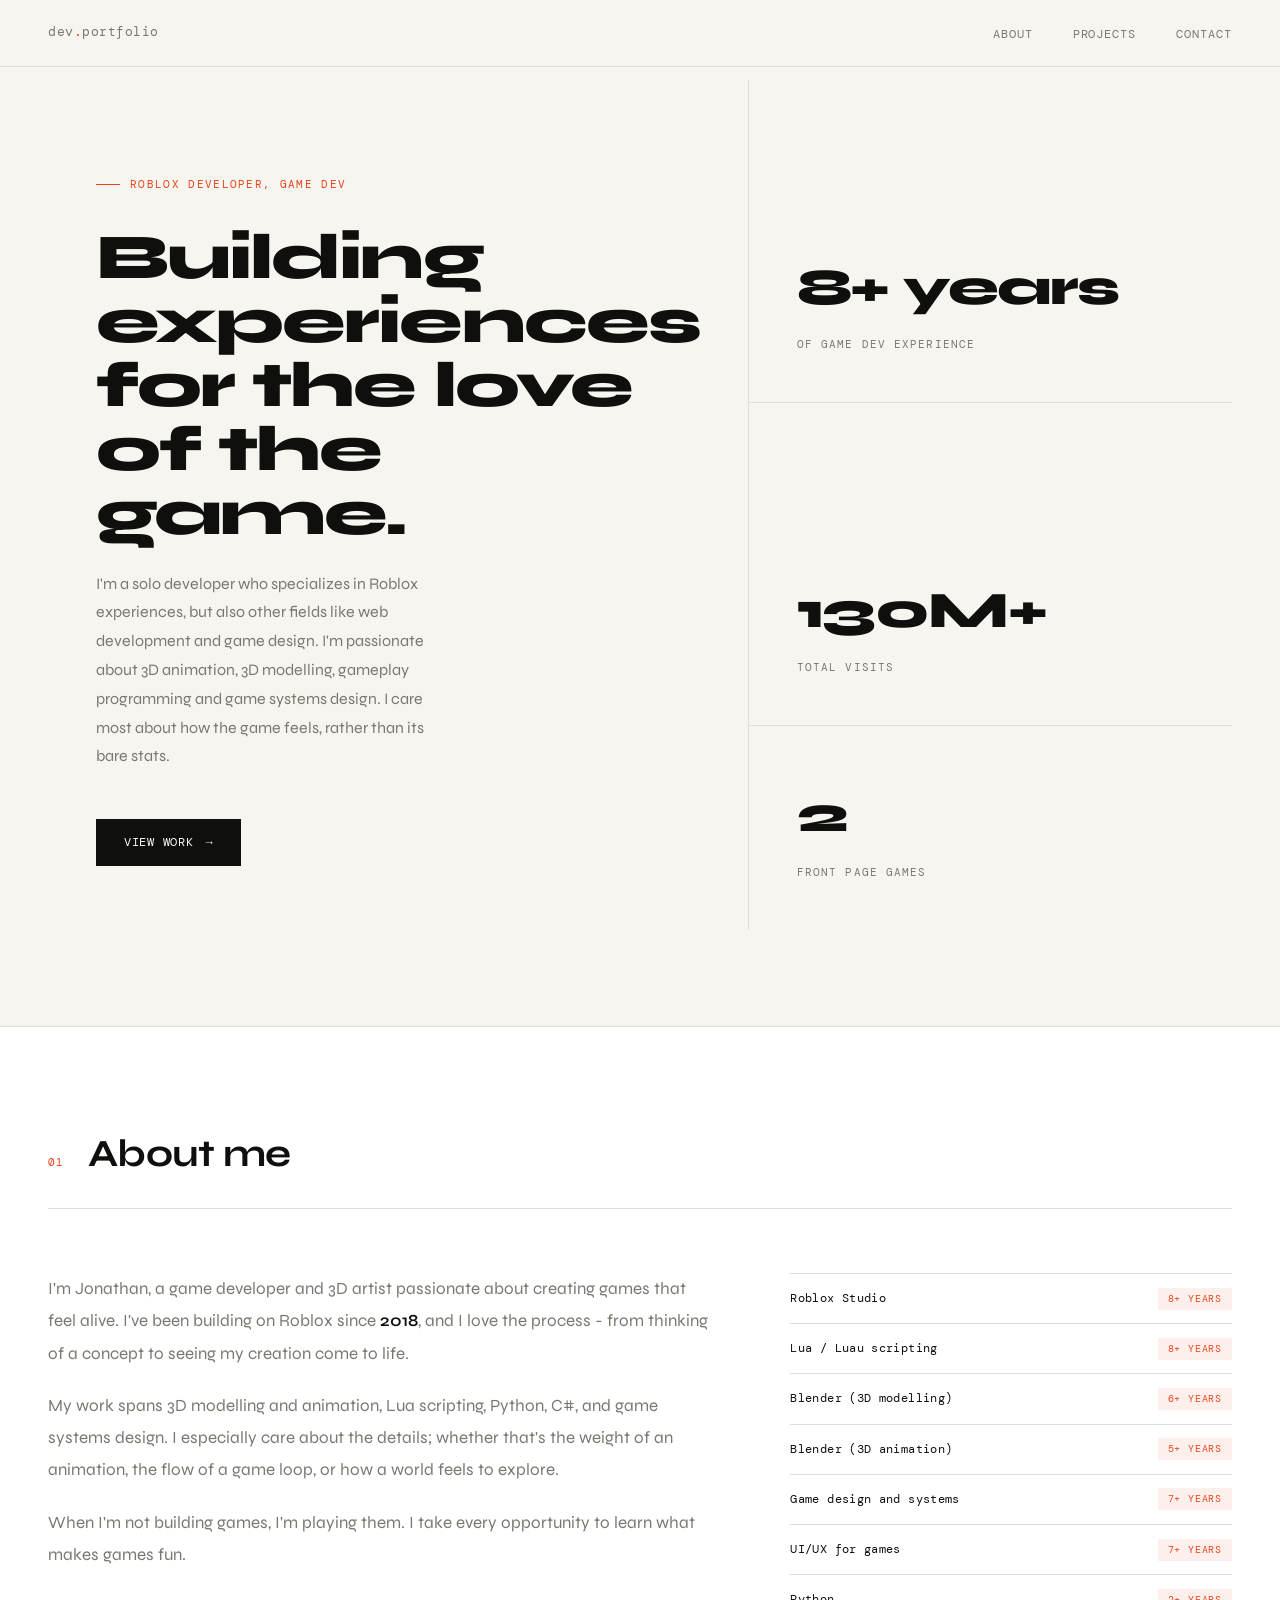
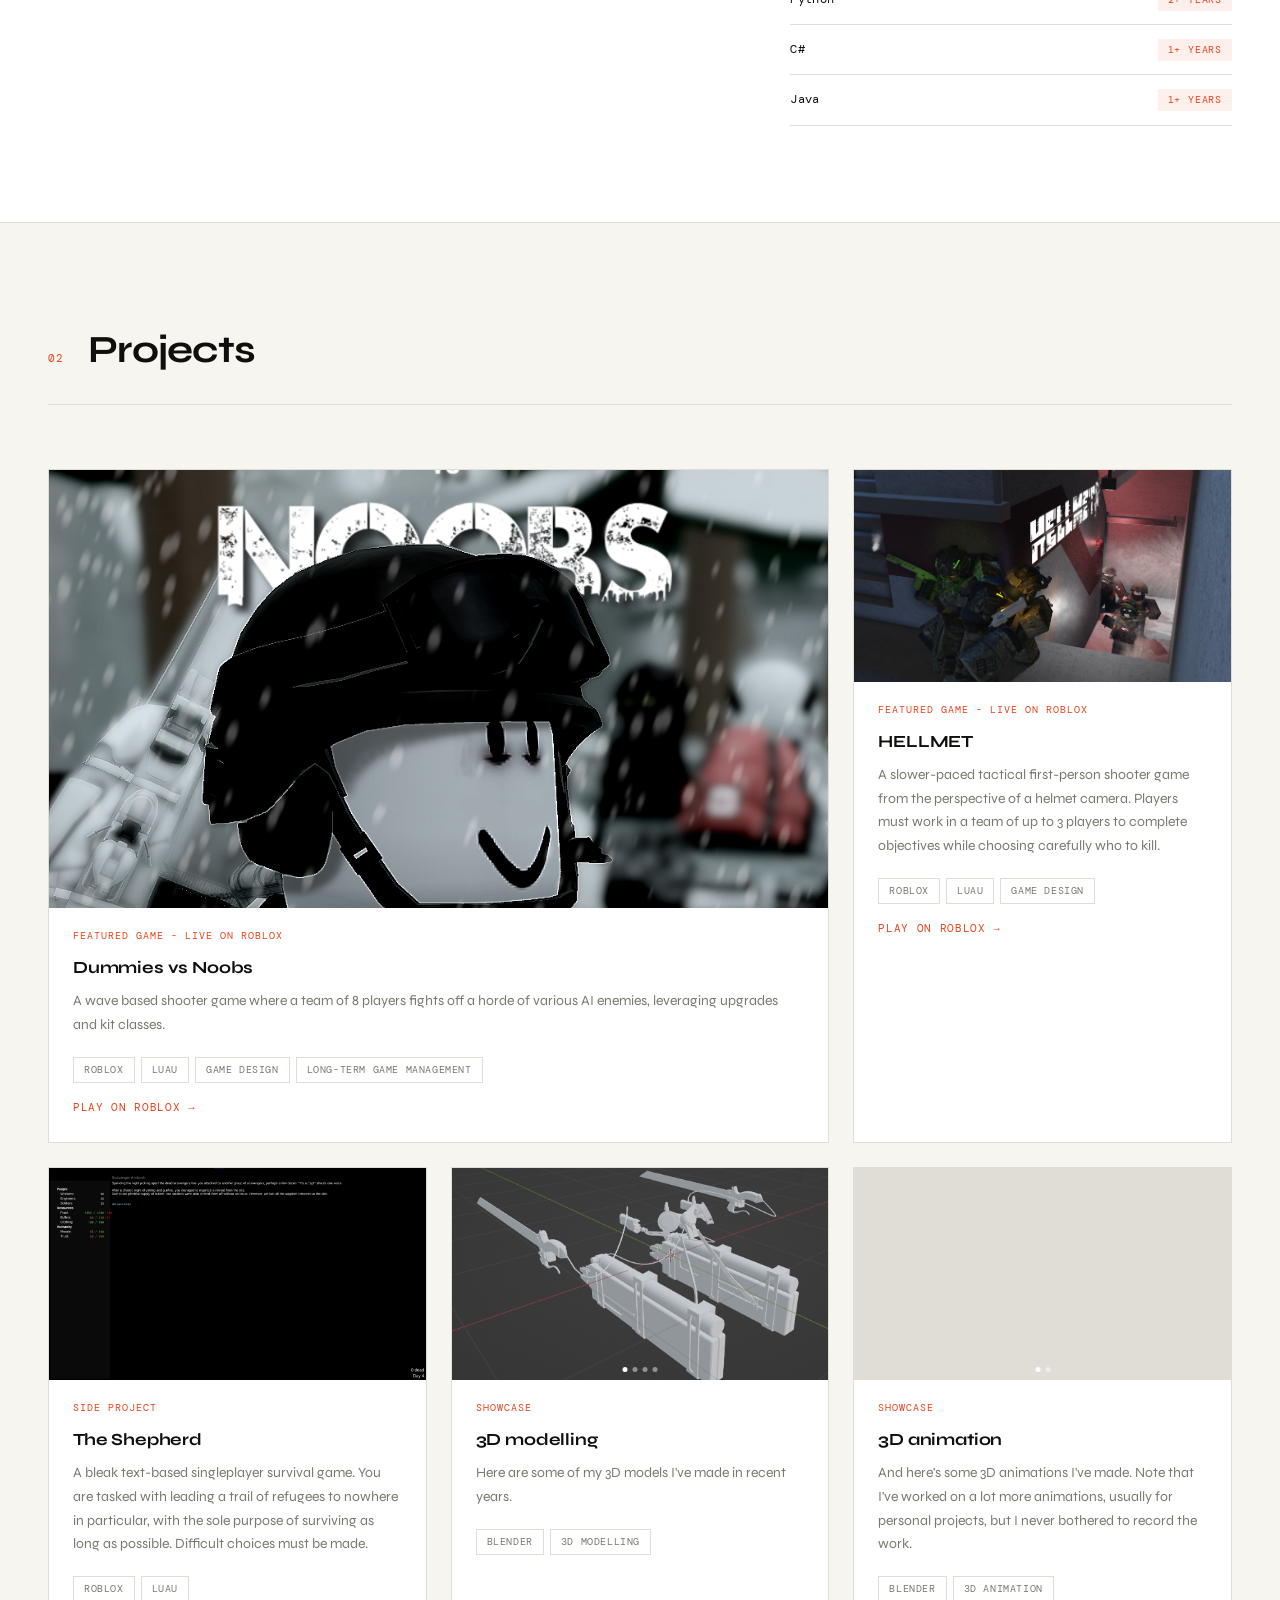
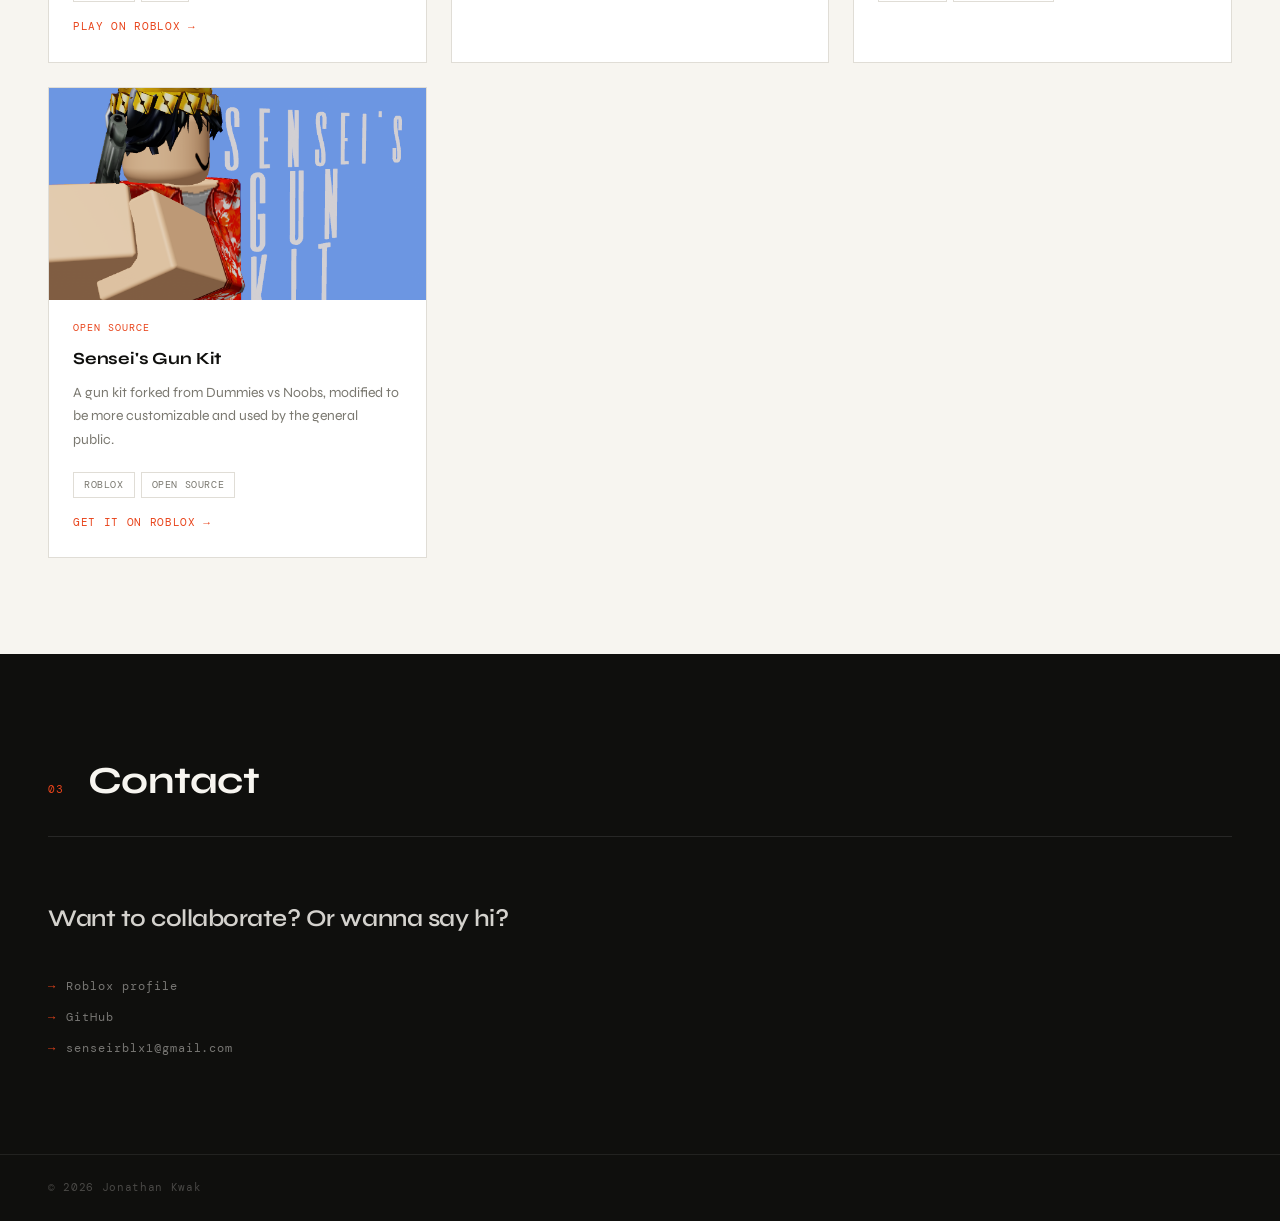
<file: index.html>
<!DOCTYPE html>
<html lang="en">
<head>
<meta charset="UTF-8">
<meta name="viewport" content="width=device-width, initial-scale=1.0">
<title>Jonathan Kwak - Portfolio</title>
<link href="https://fonts.googleapis.com/css2?family=DM+Mono:wght@400;500&family=Syne:wght@400;600;700;800&display=swap" rel="stylesheet">
<link rel="stylesheet" href="style.css">
</head>
<body>

<nav>
  <div class="nav-logo">dev<span>.</span>portfolio</div>
  <ul class="nav-links">
    <li><a href="#about">About</a></li>
    <li><a href="#projects">Projects</a></li>
    <li><a href="#contact">Contact</a></li>
  </ul>
</nav>

<!-- hero -->
<section class="hero">
  <div class="hero-left">
    <div class="hero-tag">Roblox Developer, Game Dev</div>
    <h1>Building experiences for the love of the game.</h1>
    <p class="hero-desc">
    I'm a solo developer who specializes in Roblox experiences, but also other fields like web development and game design. I'm passionate about 3D animation, 3D modelling, gameplay programming and game systems design. I care most about how the game feels, rather than its bare stats.
    </p>
    <a href="#projects" class="hero-cta">
      View work <span class="hero-cta-arrow">→</span>
    </a>
  </div>
  <div class="hero-right">
    <div class="hero-stat">
      <div class="stat-num">8+ years</div>
      <div class="stat-label">of game dev experience</div>
    </div>
    <div class="hero-stat">
      <div class="stat-num">130M+</div>
      <div class="stat-label">Total visits</div>
    </div>
    <div class="hero-stat">
      <div class="stat-num">2</div>
      <div class="stat-label">front page games</div>
    </div>
  </div>
</section>

<section id="about">
  <div class="section-header reveal">
    <span class="section-num">01</span>
    <h2 class="section-title">About me</h2>
  </div>
  <div class="about-grid">
    <div class="about-text reveal">
      <p>
        I'm Jonathan, a game developer and 3D artist passionate about creating games that feel alive. I've been building on Roblox since <strong>2018</strong>, and I love the process - from thinking of a concept to seeing my creation come to life.
      </p>
      <p>
        My work spans 3D modelling and animation, Lua scripting, Python, C#, and game systems design. I especially care about the details; whether that's the weight of an animation, the flow of a game loop, or how a world feels to explore.
      </p>
      <p>
        When I'm not building games, I'm playing them. I take every opportunity to learn what makes games fun.
      </p>
    </div>
    <div class="reveal">
      <ul class="skills-list">
        <li class="skill-item"><span class="skill-name">Roblox Studio</span><span class="skill-tag">8+ years</span></li>
        <li class="skill-item"><span class="skill-name">Lua / Luau scripting</span><span class="skill-tag">8+ years</span></li>
        <li class="skill-item"><span class="skill-name">Blender (3D modelling)</span><span class="skill-tag">6+ years</span></li>
        <li class="skill-item"><span class="skill-name">Blender (3D animation)</span><span class="skill-tag">5+ years</span></li>
        <li class="skill-item"><span class="skill-name">Game design and systems</span><span class="skill-tag">7+ years</span></li>
        <li class="skill-item"><span class="skill-name">UI/UX for games</span><span class="skill-tag">7+ years</span></li>
        <li class="skill-item"><span class="skill-name">Python</span><span class="skill-tag">2+ years</span></li>
        <li class="skill-item"><span class="skill-name">C#</span><span class="skill-tag">1+ years</span></li>
        <li class="skill-item"><span class="skill-name">Java</span><span class="skill-tag">1+ years</span></li>
      </ul>
    </div>
  </div>
</section>

<!-- projects -->
<section id="projects">
  <div class="section-header reveal">
    <span class="section-num">02</span>
    <h2 class="section-title">Projects</h2>
  </div>
  <div class="projects-grid">

    <!-- Featured project -->
    <div class="project-card featured reveal">
      <div class="project-thumb">
        <img src="images/dummies-vs-noobs.png" alt="Dummies vs Noobs game icon"
            style="width:100%; height:100%; object-fit:cover;" />
      </div>
      <div class="project-body">
        <div class="project-meta">Featured game - Live on Roblox</div>
        <div class="project-name">Dummies vs Noobs</div>
        <p class="project-desc">A wave based shooter game where a team of 8 players fights off a horde of various AI enemies, leveraging upgrades and kit classes.</p>
        <div class="project-tags">
          <span class="tag">Roblox</span>
          <span class="tag">Luau</span>
          <span class="tag">Game design</span>
          <span class="tag">Long-term game management</span>
        </div>
        <a href="https://www.roblox.com/games/8657806289/Dummies-vs-Noobs" class="project-link">Play on Roblox →</a>
      </div>
    </div>

    <!-- Side project -->
    <div class="project-card reveal">
      <div class="project-thumb">
        <img src="images/hellmet.png" alt="HELLMET thumbnail"
            style="width:100%; height:100%; object-fit:cover;" />
      </div>
      <div class="project-body">
        <div class="project-meta">Featured game - Live on Roblox</div>
        <div class="project-name">HELLMET</div>
        <p class="project-desc">A slower-paced tactical first-person shooter game from the perspective of a helmet camera. Players must work in a team of up to 3 players to complete objectives while choosing carefully who to kill. </p>
        <div class="project-tags">
          <span class="tag">Roblox</span>
          <span class="tag">Luau</span>
          <span class="tag">Game design</span>
        </div>
        <a href="https://www.roblox.com/games/13815196156/HELLMET" class="project-link">Play on Roblox →</a>
      </div>
    </div>

    <div class="project-card reveal">
      <div class="project-thumb">
        <img src="images/the-shepherd.png" alt="The Shepherd gameplay screenshot"
            style="width:100%; height:100%; object-fit:cover;" />
      </div>
      <div class="project-body">
        <div class="project-meta">Side project</div>
        <div class="project-name">The Shepherd</div>
        <p class="project-desc">A bleak text-based singleplayer survival game. You are tasked with leading a trail of refugees to nowhere in particular, with the sole purpose of surviving as long as possible. Difficult choices must be made.</p>
        <div class="project-tags">
          <span class="tag">Roblox</span>
          <span class="tag">Luau</span>
        </div>
        <a href="https://www.roblox.com/games/130369355009486/The-Shepherd" class="project-link">Play on Roblox →</a>
      </div>
    </div>

    <div class="project-card reveal">
      <div class="project-thumb">
        <div class="slideshow" data-index="0">
          <img src="images/3d modelling screenshots/odm-gear.png" alt="Screenshot 1" style="width:100%;height:100%;object-fit:cover;display:block;" />
          <img src="images/3d modelling screenshots/swords.png" alt="Screenshot 2" style="width:100%;height:100%;object-fit:cover;display:none;" />
          <img src="images/3d modelling screenshots/rifle.png" alt="Screenshot 3" style="width:100%;height:100%;object-fit:cover;display:none;" />
          <img src="images/3d modelling screenshots/rifle2.png" alt="Screenshot 4" style="width:100%;height:100%;object-fit:cover;display:none;" />
          <button class="slide-btn prev" onclick="changeSlide(this, -1)">‹</button>
          <button class="slide-btn next" onclick="changeSlide(this, 1)">›</button>
          <div class="slide-dots"></div>
        </div>
      </div>
      <div class="project-body">
        <div class="project-meta">Showcase</div>
        <div class="project-name">3D modelling</div>
        <p class="project-desc">Here are some of my 3D models I've made in recent years.</p>
        <div class="project-tags">
          <span class="tag">Blender</span>
          <span class="tag">3D modelling</span>
        </div>
      </div>
    </div>

    <div class="project-card reveal">
      <div class="project-thumb">
        <div class="slideshow" data-index="0">
          <video src="videos/aks74u.mp4"
                style="width:100%;height:100%;object-fit:cover;display:block;"
                muted loop playsinline preload="metadata">
          </video>
          <video src="videos/martini-henry.mp4"
                style="width:100%;height:100%;object-fit:cover;display:block;"
                muted loop playsinline preload="metadata">
          </video>
          <button class="slide-btn prev" onclick="changeSlide(this, -1)">‹</button>
          <button class="slide-btn next" onclick="changeSlide(this, 1)">›</button>
          <div class="slide-dots"></div>
        </div>
      </div>
      <div class="project-body">
        <div class="project-meta">Showcase</div>
        <div class="project-name">3D animation</div>
        <p class="project-desc">And here's some 3D animations I've made. Note that I've worked on a lot more animations, usually for personal projects, but I never bothered to record the work.</p>
        <div class="project-tags">
          <span class="tag">Blender</span>
          <span class="tag">3D animation</span>
        </div>
      </div>
    </div>

    <div class="project-card reveal">
      <div class="project-thumb">
        <img src="images/senseis-gun-kit.png" alt="Sensei's gun kit icon"
            style="width:100%; height:100%; object-fit:cover;" />
      </div>
      <div class="project-body">
        <div class="project-meta">Open Source</div>
        <div class="project-name">Sensei's Gun Kit</div>
        <p class="project-desc">A gun kit forked from Dummies vs Noobs, modified to be more customizable and used by the general public.</p>
        <div class="project-tags">
          <span class="tag">Roblox</span>
          <span class="tag">Open Source</span>
        </div>
        <a href="https://create.roblox.com/store/asset/9112185857/Senseis-Gun-Kit" class="project-link">Get it on roblox →</a>
      </div>
    </div>

  </div>
</section>

<!-- Contact -->
<section id="contact">
  <div class="section-header reveal">
    <span class="section-num">03</span>
    <h2 class="section-title">Contact</h2>
  </div>
  <div class="contact-grid">
    <div class="reveal">
      <p class="contact-note">Want to collaborate? Or wanna say hi?</p>
      <div class="contact-social">
        <a href="https://www.roblox.com/users/177437519/profile" class="social-link">Roblox profile</a>
        <a href="https://github.com/JonathanKwak" class="social-link">GitHub</a>
        <a href="mailto:senseirblx1@gmail.com" class="social-link">senseirblx1@gmail.com</a>
      </div>
    </div>
  </div>
</section>

<footer>
  <p>© 2026 Jonathan Kwak</p>
</footer>

<script src="script.js"></script>

</body>
</html>
</file>
<file: style.css>
*, *::before, *::after { box-sizing: border-box; margin: 0; padding: 0; }

:root {
    --bg: #f7f5f0;
    --surface: #ffffff;
    --text: #0f0f0d;
    --muted: #7a7870;
    --accent: #e8431a;
    --accent-soft: #fdf0ec;
    --border: #e0ddd6;
    --mono: 'DM Mono', monospace;
    --display: 'Syne', sans-serif;
}

html {
    scroll-behavior: smooth;
}

body {
    background: var(--bg);
    color: var(--text);
    font-family: var(--display);
    font-size: 16px;
    line-height: 1.6;
}

/* Nav */
nav {
    position: fixed; top: 0; left: 0; right: 0; z-index: 100;
    display: flex; align-items: center; justify-content: space-between;
    padding: 1.25rem 3rem;
    background: rgba(247, 245, 240, 0.88);
    backdrop-filter: blur(12px);
    border-bottom: 1px solid var(--border);
}
.nav-logo {
    font-family: var(--mono);
    font-size: 13px;
    color: var(--muted);
    letter-spacing: 0.04em;
}
.nav-logo span { 
    color: var(--accent); 
}

.nav-links { 
    display: flex; 
    gap: 2.5rem; 
    list-style: none; 
}

.nav-links a {
    font-family: var(--mono);
    font-size: 12px;
    letter-spacing: 0.08em;
    text-transform: uppercase;
    color: var(--muted);
    text-decoration: none;
    transition: color 0.2s;
}
.nav-links a:hover { 
    color: var(--text); 
}

/* Hero */
.hero {
    min-height: 100vh;
    display: grid;
    grid-template-columns: 1fr 1fr;
    padding-top: 80px;
}
.hero-left {
    padding: 6rem 3rem 4rem;
    display: flex;
    flex-direction: column;
    justify-content: center;
    border-right: 1px solid var(--border);
}
.hero-tag {
    font-family: var(--mono);
    font-size: 11px;
    letter-spacing: 0.12em;
    text-transform: uppercase;
    color: var(--accent);
    margin-bottom: 2rem;
    display: flex;
    align-items: center;
    gap: 10px;
}
.hero-tag::before {
    content: '';
    display: block;
    width: 24px; height: 1px;
    background: var(--accent);
}
.hero h1 {
    font-size: clamp(3rem, 5vw, 5.5rem);
    font-weight: 800;
    line-height: 1.0;
    letter-spacing: -0.03em;
    margin-bottom: 1.5rem;
}
.hero h1 em {
    font-style: normal;
    color: var(--accent);
}
.hero-desc {
    font-size: 1rem;
    color: var(--muted);
    max-width: 360px;
    line-height: 1.8;
    margin-bottom: 3rem;
}
.hero-cta {
    display: inline-flex;
    align-items: center;
    gap: 12px;
    background: var(--text);
    color: var(--bg);
    padding: 0.85rem 1.75rem;
    font-family: var(--mono);
    font-size: 12px;
    letter-spacing: 0.06em;
    text-transform: uppercase;
    text-decoration: none;
    transition: background 0.2s, color 0.2s;
    width: fit-content;
}
.hero-cta:hover { background: var(--accent); }
.hero-cta-arrow { transition: transform 0.2s; }
.hero-cta:hover .hero-cta-arrow { transform: translateX(4px); }

.hero-right {
    display: grid;
    grid-template-rows: 1fr 1fr;
}
.hero-stat {
    padding: 3rem;
    border-bottom: 1px solid var(--border);
    display: flex;
    flex-direction: column;
    justify-content: flex-end;
}
.hero-stat:last-child { border-bottom: none; }
.stat-num {
    font-size: clamp(2.5rem, 4vw, 4rem);
    font-weight: 800;
    letter-spacing: -0.03em;
    color: var(--text);
}
.stat-label {
    font-family: var(--mono);
    font-size: 11px;
    color: var(--muted);
    letter-spacing: 0.1em;
    text-transform: uppercase;
    margin-top: 0.5rem;
}

/* Sections */
section { padding: 6rem 3rem; }

.section-header {
    display: flex;
    align-items: baseline;
    gap: 1.5rem;
    margin-bottom: 4rem;
    padding-bottom: 1.5rem;
    border-bottom: 1px solid var(--border);
}
.section-num {
    font-family: var(--mono);
    font-size: 11px;
    color: var(--accent);
    letter-spacing: 0.1em;
}
.section-title {
    font-size: clamp(1.75rem, 3vw, 2.5rem);
    font-weight: 700;
    letter-spacing: -0.02em;
}

/* About */
#about { background: var(--surface); border-top: 1px solid var(--border); border-bottom: 1px solid var(--border); }
.about-grid {
    display: grid;
    grid-template-columns: 1.5fr 1fr;
    gap: 5rem;
    align-items: start;
}
.about-text p {
    font-size: 1.0625rem;
    color: var(--muted);
    line-height: 1.9;
    margin-bottom: 1.25rem;
}
.about-text p strong { color: var(--text); font-weight: 600; }
.skills-list { list-style: none; }
.skill-item {
    display: flex;
    align-items: center;
    justify-content: space-between;
    padding: 0.85rem 0;
    border-bottom: 1px solid var(--border);
    font-family: var(--mono);
    font-size: 12px;
}
.skill-item:first-child { border-top: 1px solid var(--border); }
.skill-name { color: var(--text); letter-spacing: 0.03em; }
.skill-tag {
    background: var(--accent-soft);
    color: var(--accent);
    font-size: 10px;
    padding: 3px 10px;
    letter-spacing: 0.08em;
    text-transform: uppercase;
}

/* Projects */
#projects { background: var(--bg); }

.projects-grid {
    display: grid;
    grid-template-columns: repeat(3, 1fr);
    gap: 1.5rem;
}
.project-card {
    background: var(--surface);
    border: 1px solid var(--border);
    overflow: hidden;
    transition: transform 0.25s ease, box-shadow 0.25s ease;
    position: relative;
}
.project-card:hover { transform: translateY(-4px); box-shadow: 0 16px 40px rgba(0,0,0,0.07); }
.project-card.featured {
    grid-column: span 2;
}
.project-thumb {
    width: 100%;
    aspect-ratio: 16/9;
    background: var(--border);
    display: flex;
    align-items: center;
    justify-content: center;
    overflow: hidden;
    position: relative;
}
.project-thumb-inner {
    width: 100%;
    height: 100%;
    display: flex;
    align-items: center;
    justify-content: center;
    font-family: var(--mono);
    font-size: 11px;
    color: var(--muted);
    letter-spacing: 0.08em;
    text-transform: uppercase;
    background: repeating-linear-gradient(
        45deg,
        var(--bg) 0px,
        var(--bg) 10px,
        var(--border) 10px,
        var(--border) 11px
    );
    transition: opacity 0.3s;
}
.project-card:hover .project-thumb-inner { opacity: 0.7; }
.project-body { padding: 1.25rem 1.5rem 1.5rem; }
.project-meta {
    font-family: var(--mono);
    font-size: 10px;
    color: var(--accent);
    letter-spacing: 0.1em;
    text-transform: uppercase;
    margin-bottom: 0.6rem;
}
.project-name {
    font-size: 1.0625rem;
    font-weight: 700;
    letter-spacing: -0.01em;
    margin-bottom: 0.5rem;
}
.project-desc {
    font-size: 0.875rem;
    color: var(--muted);
    line-height: 1.7;
    margin-bottom: 1.25rem;
}
.project-tags { display: flex; flex-wrap: wrap; gap: 6px; }
.tag {
    font-family: var(--mono);
    font-size: 10px;
    padding: 4px 10px;
    border: 1px solid var(--border);
    color: var(--muted);
    letter-spacing: 0.06em;
    text-transform: uppercase;
}
.project-link {
    display: inline-flex;
    align-items: center;
    gap: 8px;
    font-family: var(--mono);
    font-size: 11px;
    color: var(--accent);
    text-decoration: none;
    letter-spacing: 0.06em;
    text-transform: uppercase;
    margin-top: 1rem;
    transition: gap 0.2s;
}
.project-link:hover { gap: 14px; }

.slideshow { position: relative; width: 100%; height: 100%; }

/* Slideshow */
.slide-btn {
    position: absolute; top: 50%; 
    transform: translateY(-50%);
    background: rgba(0,0,0,0.45); 
    color: white; border: none;
    width: 32px; 
    height: 32px; 
    font-size: 18px;
    opacity: 0; 
    transition: opacity 0.2s;
    display: flex; 
    align-items: center; 
    justify-content: center;
}
.slideshow:hover .slide-btn { opacity: 1; }
.slide-btn.prev { left: 8px; }
.slide-btn.next { right: 8px; }

.slide-dots {
    position: absolute; 
    bottom: 8px; 
    left: 50%; 
    transform: translateX(-50%);
    display: flex; 
    gap: 5px;
}
.slide-dot {
    width: 5px; 
    height: 5px; 
    border-radius: 50%;
    background: rgba(255,255,255,0.45); 
    transition: background 0.2s;
}
.slide-dot.active { background: white; }

/* Contact */
#contact { background: var(--text); color: var(--bg); }
#contact .section-num { color: var(--accent); }
#contact .section-title { color: var(--bg); }
#contact .section-header { border-color: rgba(255,255,255,0.1); }
.contact-grid {
    display: grid;
    grid-template-columns: 1fr 1fr;
    gap: 5rem;
    align-items: start;
}
.contact-note {
    font-size: 1.5rem;
    font-weight: 600;
    line-height: 1.5;
    letter-spacing: -0.02em;
    color: rgba(247,245,240,0.85);
}
.contact-note em { font-style: normal; color: var(--accent); }
.contact-social {
    margin-top: 2.5rem;
    display: flex;
    flex-direction: column;
    gap: 0.75rem;
}
.social-link {
    font-family: var(--mono);
    font-size: 12px;
    color: rgba(247,245,240,0.45);
    text-decoration: none;
    letter-spacing: 0.08em;
    display: flex;
    align-items: center;
    gap: 10px;
    transition: color 0.2s;
}
.social-link::before { content: '→'; color: var(--accent); }
.social-link:hover { color: rgba(247,245,240,0.9); }

/* Form */
.contact-form { display: flex; flex-direction: column; gap: 1.25rem; }
.form-group { display: flex; flex-direction: column; gap: 0.4rem; }
.form-label {
    font-family: var(--mono);
    font-size: 10px;
    letter-spacing: 0.12em;
    text-transform: uppercase;
    color: rgba(247,245,240,0.4);
}
.form-input, .form-textarea {
    background: rgba(255,255,255,0.05);
    border: 1px solid rgba(255,255,255,0.1);
    padding: 0.85rem 1rem;
    font-family: var(--display);
    font-size: 15px;
    color: var(--bg);
    outline: none;
    transition: border-color 0.2s;
    resize: none;
}
.form-input:focus, .form-textarea:focus { border-color: var(--accent); }
.form-input::placeholder, .form-textarea::placeholder { color: rgba(247,245,240,0.2); }
.form-textarea { min-height: 130px; }
.form-submit {
    background: var(--accent);
    color: white;
    border: none;
    padding: 1rem 2rem;
    font-family: var(--mono);
    font-size: 12px;
    letter-spacing: 0.08em;
    text-transform: uppercase;
    transition: background 0.2s, transform 0.15s;
    align-self: flex-start;
}
.form-submit:hover { background: #c93512; transform: translateY(-1px); }
.form-submit:active { transform: translateY(0); }

/* Footer */
footer {
    padding: 1.5rem 3rem;
    background: var(--text);
    border-top: 1px solid rgba(255,255,255,0.08);
    display: flex;
    justify-content: space-between;
    align-items: center;
}
footer p {
    font-family: var(--mono);
    font-size: 11px;
    color: rgba(247,245,240,0.25);
    letter-spacing: 0.06em;
}

/* Fade-in on scroll */
.reveal { opacity: 0; transform: translateY(24px); transition: opacity 0.6s ease, transform 0.6s ease; }
.reveal.visible { opacity: 1; transform: none; }

/* Responsive */
@media (max-width: 900px) {
nav { padding: 1.25rem 1.5rem; }
.hero { grid-template-columns: 1fr; }
.hero-right { grid-template-rows: auto auto; grid-template-columns: 1fr 1fr; border-top: 1px solid var(--border); }
.hero-stat { border-right: 1px solid var(--border); border-bottom: none; }
.hero-stat:last-child { border-right: none; }
.about-grid, .contact-grid { grid-template-columns: 1fr; gap: 2.5rem; }
.projects-grid { grid-template-columns: 1fr; }
.project-card.featured { grid-column: span 1; }
section { padding: 4rem 1.5rem; }
.hero-left { padding: 4rem 1.5rem 3rem; border-right: none; }
.hero-right .hero-stat { padding: 2rem 1.5rem; }
}
</file>
